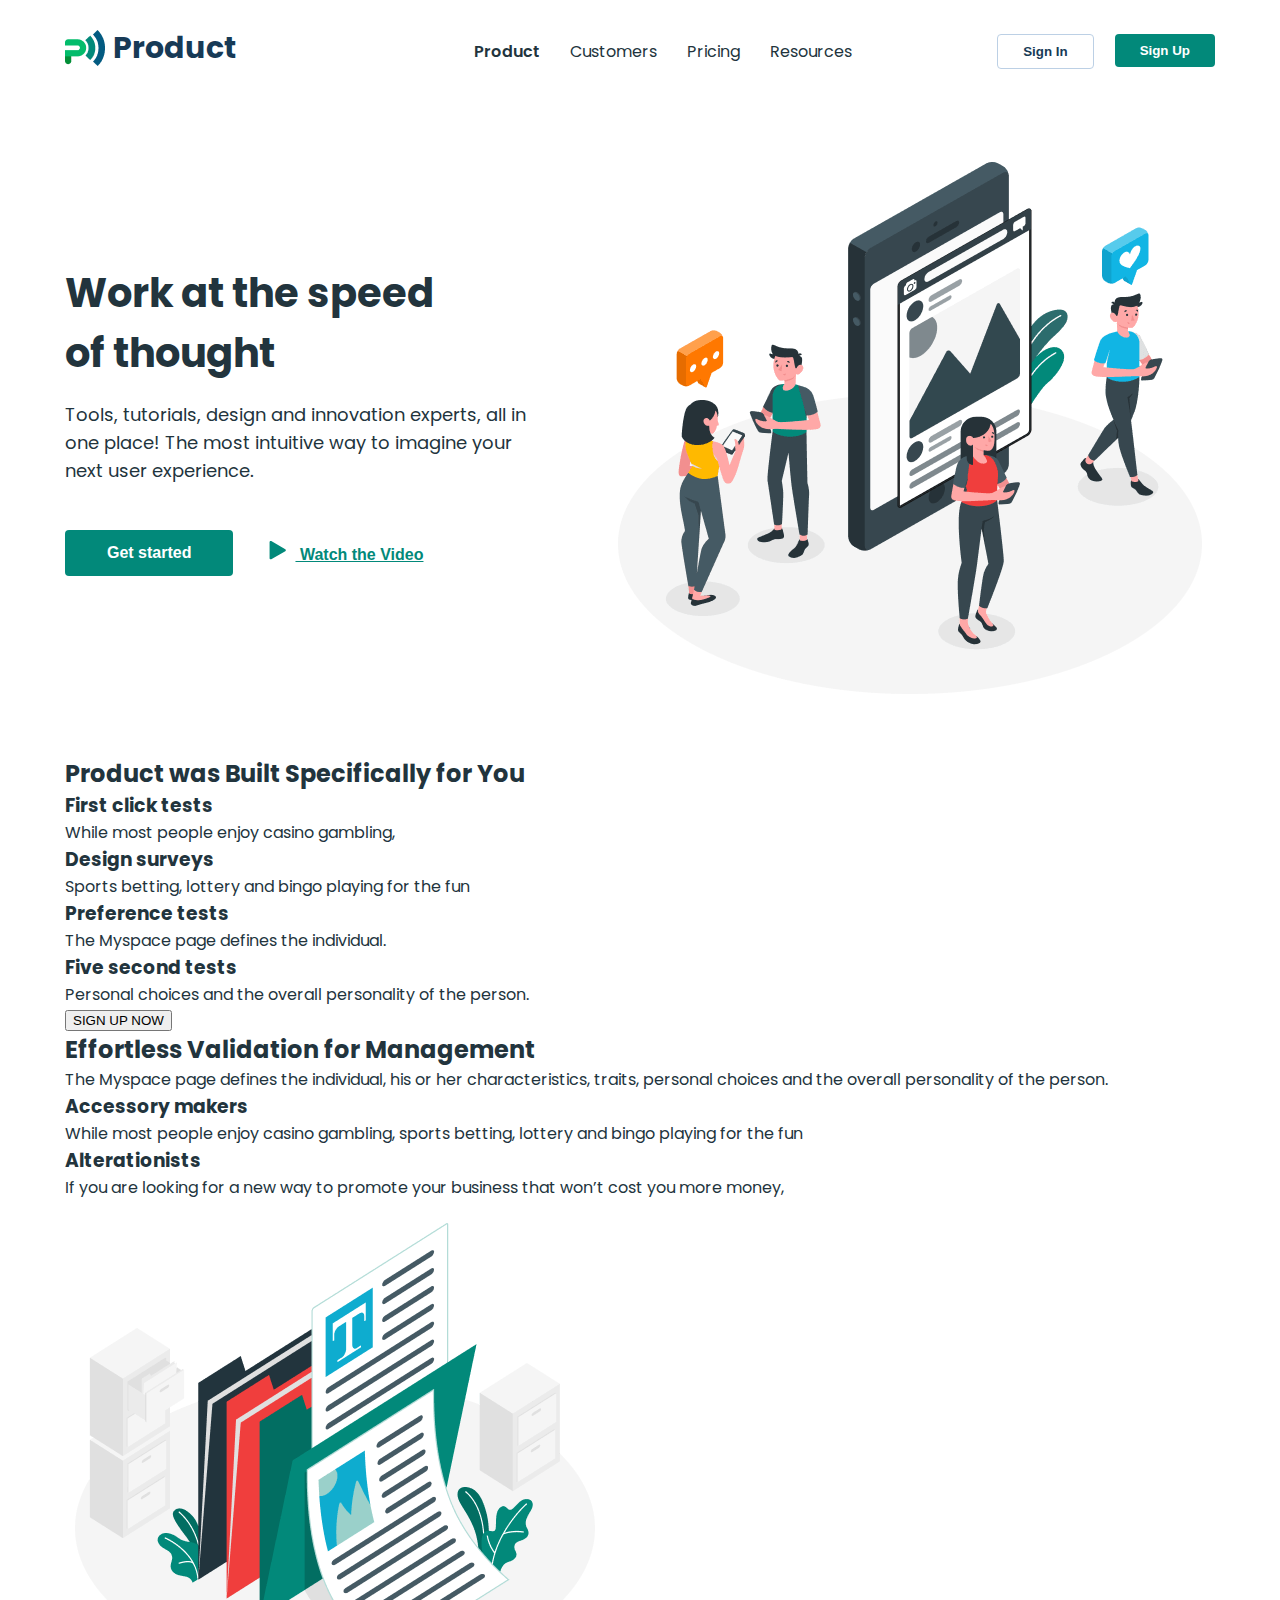
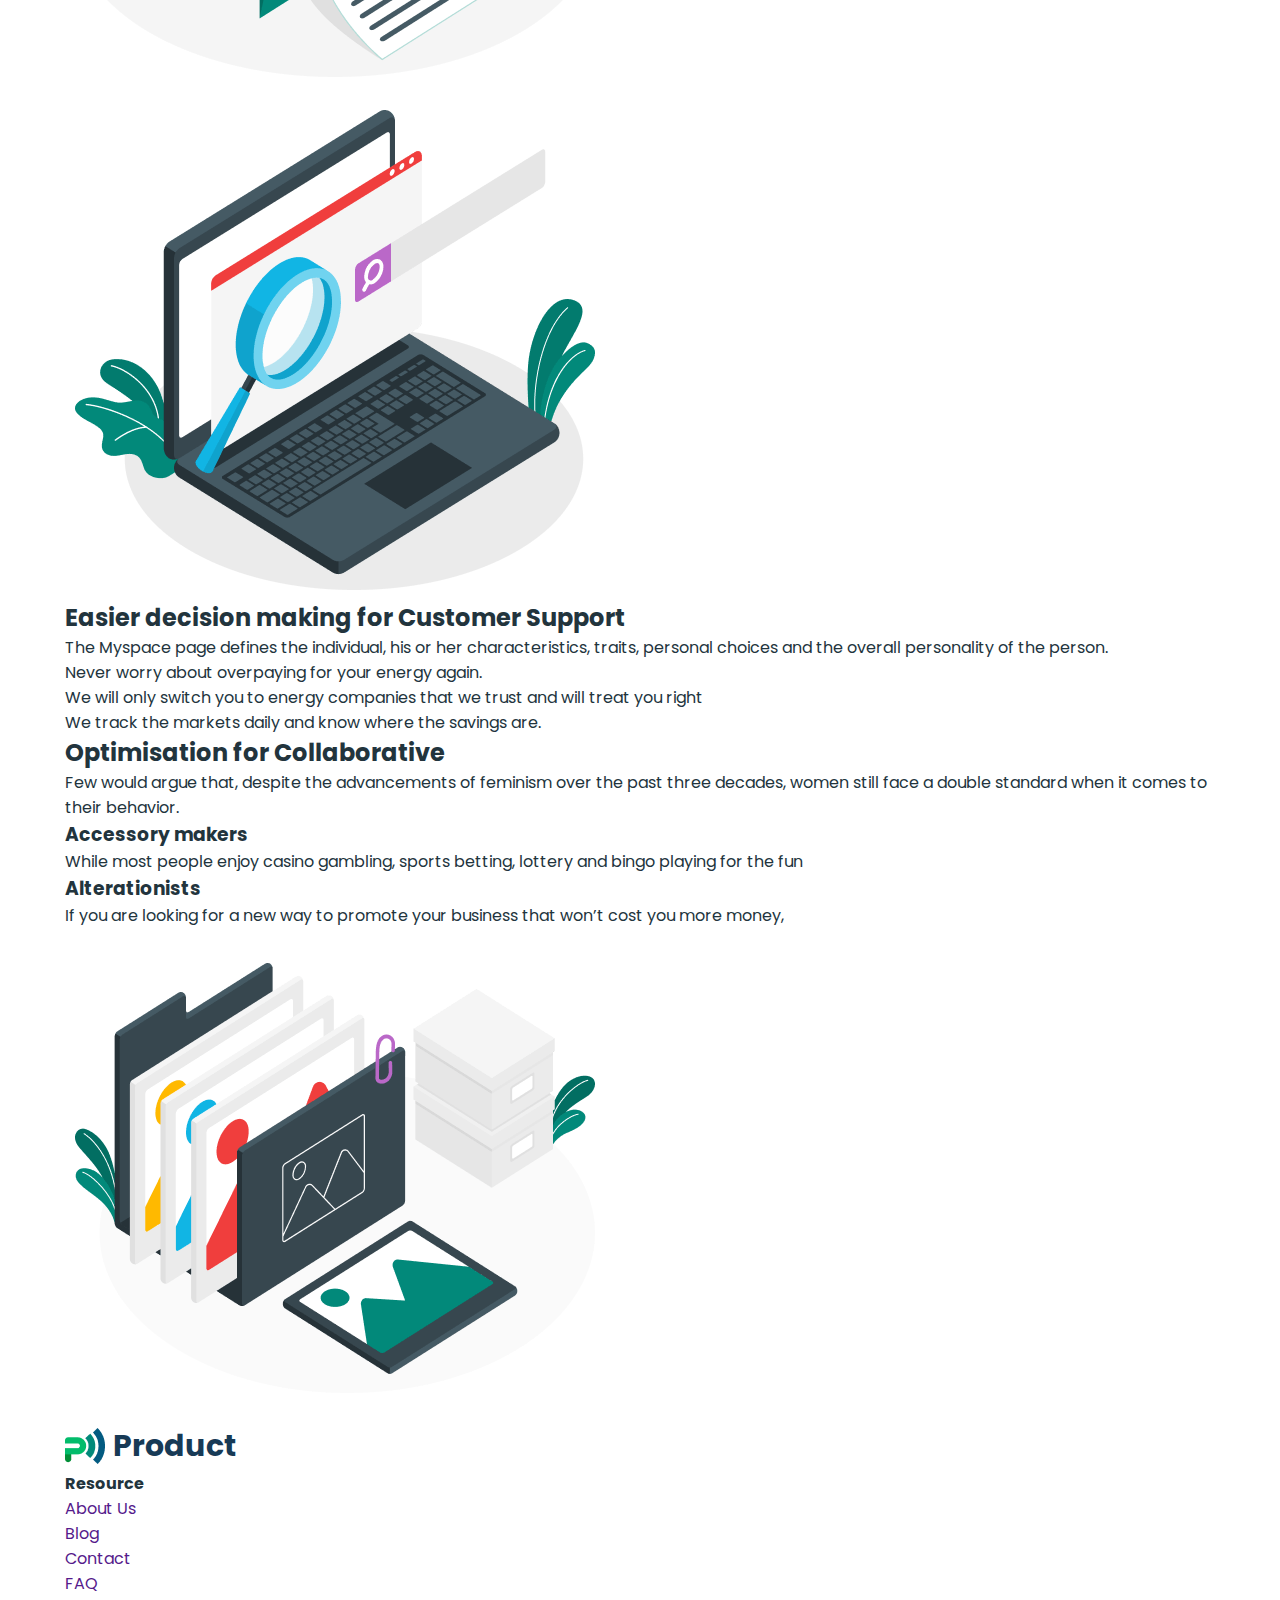
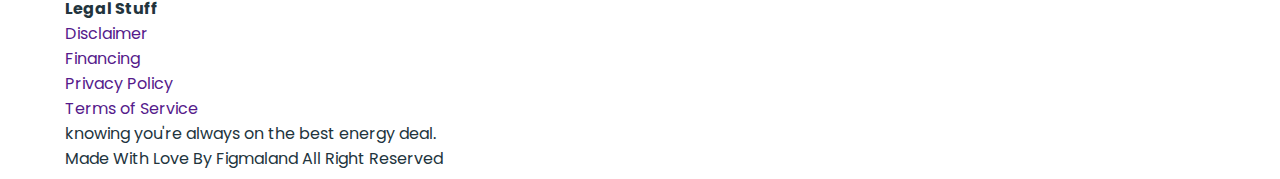
<file: index.html>
<!DOCTYPE html>
<html lang="en">
  <head>
    <meta charset="UTF-8" />
    <meta name="viewport" content="width=device-width, initial-scale=1.0" />
    <title>Business-promotion</title>
    <!-- Normalize -->
    <link
      rel="stylesheet"
      href="https://cdnjs.cloudflare.com/ajax/libs/modern-normalize/3.0.1/modern-normalize.min.css"
      integrity="sha512-q6WgHqiHlKyOqslT/lgBgodhd03Wp4BEqKeW6nNtlOY4quzyG3VoQKFrieaCeSnuVseNKRGpGeDU3qPmabCANg=="
      crossorigin="anonymous"
      referrerpolicy="no-referrer"
    />
    <!-- Fonts -->
    <link rel="preconnect" href="https://fonts.googleapis.com" />
    <link rel="preconnect" href="https://fonts.gstatic.com" crossorigin />
    <link
      href="https://fonts.googleapis.com/css2?family=Inter:opsz,wght@14..32,100..900&family=Montserrat:wght@100..900&family=Poppins:wght@400;500;600;700&display=swap"
      rel="stylesheet"
    />
    <link rel="stylesheet" href="./css/styles.css" />
  </head>
  <body>
    <!-- Header -->
    <header class="container header-box">
      <nav class="nav-box">
        <div class="logo-box">
          <a class="logo-link" href="./index.html">
            <img class="logo-img" src="./images/logo.png" alt="logo" />
            Product</a
          >
        </div>
        <button class="btn-mob-menu" type="button">
          <svg class="" width="28" height="31">
            <use href="./images/icons.svg#icon-burger-menu"></use>
          </svg>
        </button>
        <ul class="nav-list">
          <li class="nav-item">
            <a class="nav-link" href=""
              ><span class="text-semibold">Product</span></a
            >
          </li>
          <li class="nav-item">
            <a class="nav-link" href="./customers.html">Customers</a>
          </li>
          <li class="nav-item">
            <a class="nav-link" href="./pricing.html">Pricing</a>
          </li>
          <li class="nav-item">
            <a class="nav-link" href="">Resources</a>
          </li>
        </ul>
      </nav>
      <ul class="button-list">
        <li class="button-item">
          <button class="btn-header btn-transparent" type="button">
            Sign In
          </button>
        </li>
        <li class="button-item">
          <button class="btn-header" type="button">Sign Up</button>
        </li>
      </ul>
    </header>
    <main>
      <!-- Hero -->
      <section class="container hero-box">
        <img
          class="hero-img"
          src="./images/hero-img-min.png"
          alt="people"
          width="610"
          height="555"
        />
        <div class="hero-wrapper">
          <h1 class="subject">Work at the speed of&nbsp;thought</h1>
          <p class="text">
            Tools, tutorials, design and innovation experts, all in one place!
            The most intuitive way to imagine your next user experience.
          </p>
          <ul class="hero-list">
            <li class="hero-item">
              <button class="hero-btn" type="button">Get started</button>
            </li>
            <li class="hero-item">
              <button class="hero-btn-triangle" type="button">
                <svg class="icon-triangle" width="17" height="20">
                  <use href="./images/icons.svg#icon-triangle"></use>
                </svg>
                Watch the Video
              </button>
            </li>
          </ul>
        </div>
      </section>
      <!-- Product -->
      <section class="container">
        <h2>Product was Built Specifically for You</h2>
        <ul>
          <li>
            <h3>First click tests</h3>
            <p>While most people enjoy casino gambling,</p>
          </li>
          <li>
            <h3>Design surveys</h3>
            <p>Sports betting, lottery and bingo playing for the fun</p>
          </li>
          <li>
            <h3>Preference tests</h3>
            <p>The Myspace page defines the individual.</p>
          </li>
          <li>
            <h3>Five second tests</h3>
            <p>Personal choices and the overall personality of the person.</p>
          </li>
        </ul>
        <button type="button">SIGN UP NOW</button>
      </section>
      <!-- Management -->
      <section class="container">
        <h2>Effortless Validation for Management</h2>
        <p>
          The Myspace page defines the individual, his or her characteristics,
          traits, personal choices and the overall personality of the person.
        </p>
        <ul>
          <li>
            <h3>Accessory makers</h3>
            <p>
              While most people enjoy casino gambling, sports betting, lottery
              and bingo playing for the fun
            </p>
          </li>
          <li>
            <h3>Alterationists</h3>
            <p>
              If you are looking for a new way to promote your business that
              won’t cost you more money,
            </p>
          </li>
        </ul>
        <img
          src="./images/management-img-min.png"
          alt="note"
          width="540"
          height="500"
        />
      </section>
      <!-- Customers -->
      <section class="container">
        <img
          src="./images/support-img-min.png"
          alt="support"
          width="540"
          height="500"
        />
        <h2>Easier decision making for Customer Support</h2>
        <p>
          The Myspace page defines the individual, his or her characteristics,
          traits, personal choices and the overall personality of the person.
        </p>
        <ul>
          <li>
            <p>Never worry about overpaying for your energy again.</p>
          </li>
          <li>
            <p>
              We will only switch you to energy companies that we trust and will
              treat you right
            </p>
          </li>
          <li>
            <p>We track the markets daily and know where the savings are.</p>
          </li>
        </ul>
      </section>
      <section class="container">
        <h2>Optimisation for Collaborative</h2>
        <p>
          Few would argue that, despite the advancements of feminism over the
          past three decades, women still face a double standard when it comes
          to their behavior.
        </p>
        <ul>
          <li>
            <h3>Accessory makers</h3>
            <p>
              While most people enjoy casino gambling, sports betting, lottery
              and bingo playing for the fun
            </p>
          </li>
          <li>
            <h3>Alterationists</h3>
            <p>
              If you are looking for a new way to promote your business that
              won’t cost you more money,
            </p>
          </li>
        </ul>
        <img
          src="./images/collaboration-img-min.png"
          alt="collaboration"
          width="540"
          height="500"
        />
      </section>
    </main>
    <footer class="container">
      <div class="logo-box">
        <a class="logo-link" href="./index.html">
          <img class="logo-img" src="./images/logo.png" alt="logo" />
          Product</a
        >
      </div>
      <b>Resource</b>
      <ul>
        <li><a href="">About Us </a></li>
        <li><a href="">Blog</a></li>
        <li><a href="">Contact</a></li>
        <li><a href="">FAQ</a></li>
      </ul>
      <b>Legal Stuff</b>
      <ul>
        <li><a href="">Disclaimer </a></li>
        <li><a href="">Financing</a></li>
        <li><a href="">Privacy Policy</a></li>
        <li><a href="">Terms of Service</a></li>
      </ul>
      <p>knowing you're always on the best energy deal.</p>
      <p>Made With Love By Figmaland All Right Reserved</p>
    </footer>
  </body>
</html>
</file>
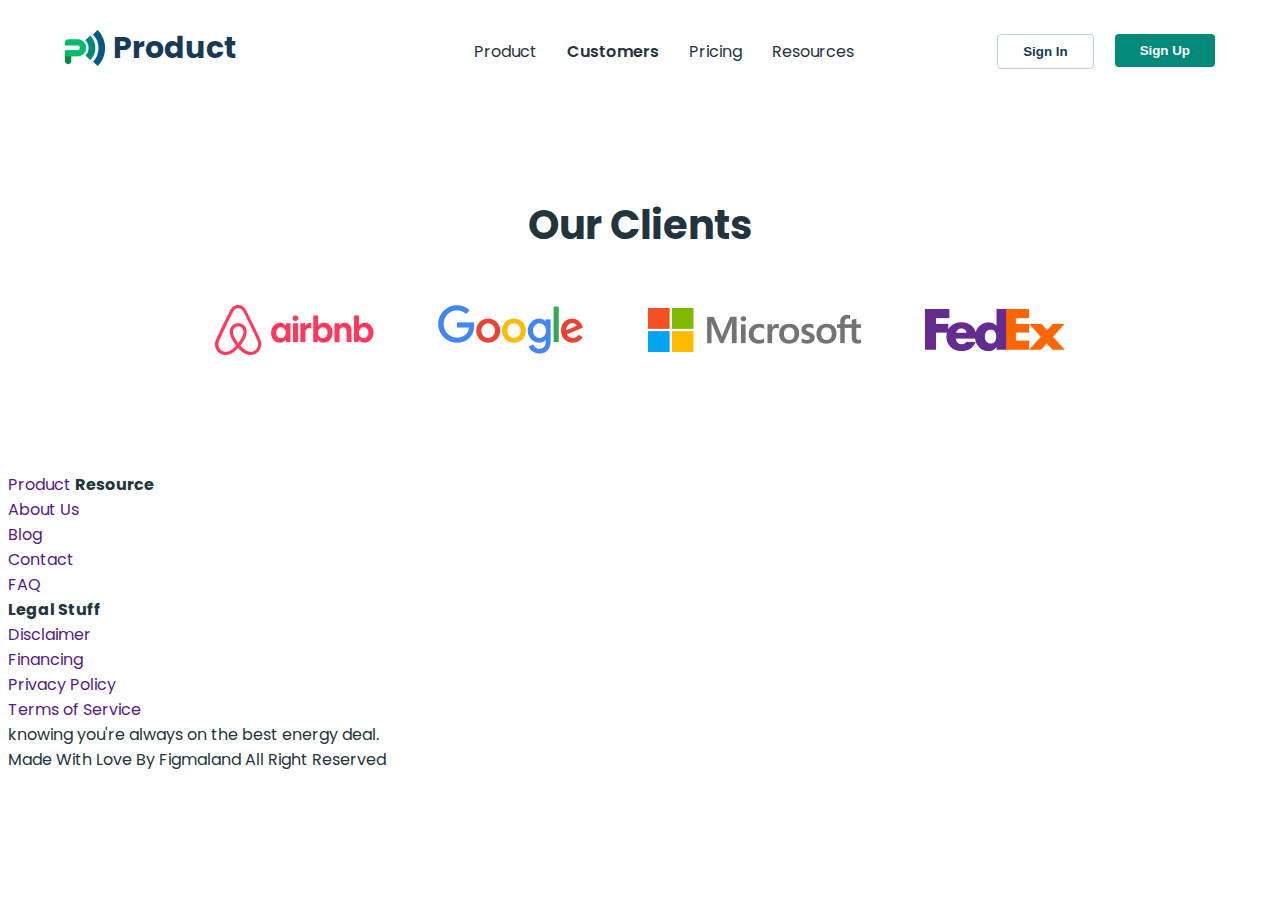
<file: customers.html>
<!DOCTYPE html>
<html lang="en">
  <head>
    <meta charset="UTF-8" />
    <meta name="viewport" content="width=device-width, initial-scale=1.0" />
    <title>Business-promotion</title>
    <!-- Normalize -->
    <link
      rel="stylesheet"
      href="https://cdnjs.cloudflare.com/ajax/libs/modern-normalize/3.0.1/modern-normalize.min.css"
      integrity="sha512-q6WgHqiHlKyOqslT/lgBgodhd03Wp4BEqKeW6nNtlOY4quzyG3VoQKFrieaCeSnuVseNKRGpGeDU3qPmabCANg=="
      crossorigin="anonymous"
      referrerpolicy="no-referrer"
    />
    <!-- Fonts -->
    <link rel="preconnect" href="https://fonts.googleapis.com" />
    <link rel="preconnect" href="https://fonts.gstatic.com" crossorigin />
    <link
      href="https://fonts.googleapis.com/css2?family=Inter:opsz,wght@14..32,100..900&family=Montserrat:wght@100..900&family=Poppins:wght@400;500;600;700&display=swap"
      rel="stylesheet"
    />
    <link rel="stylesheet" href="./css/styles.css" />
  </head>
  <body>
    <!-- Header -->
    <header class="container header-box">
      <nav class="nav-box">
        <div class="logo-box">
          <a class="logo-link" href="./index.html">
            <img class="logo-img" src="./images/logo.png" alt="logo" />
            Product</a
          >
        </div>
        <button class="btn-mob-menu" type="button">
          <svg class="" width="28" height="31">
            <use href="./images/icons.svg#icon-burger-menu"></use>
          </svg>
        </button>
        <ul class="nav-list">
          <li class="nav-item">
            <a class="nav-link" href="./index.html">Product</a>
          </li>
          <li class="nav-item">
            <a class="nav-link" href=""
              ><span class="text-semibold">Customers</span></a
            >
          </li>
          <li class="nav-item">
            <a class="nav-link" href="./pricing.html">Pricing</a>
          </li>
          <li class="nav-item">
            <a class="nav-link" href="">Resources</a>
          </li>
        </ul>
      </nav>
      <ul class="button-list">
        <li class="button-item">
          <button class="btn-header btn-transparent" type="button">
            Sign In
          </button>
        </li>
        <li class="button-item">
          <button class="btn-header" type="button">Sign Up</button>
        </li>
      </ul>
    </header>

    <main>
      <!-- Our Clients -->
      <section class="container clients-box">
        <h2 class="subtitle">Our Clients</h2>
        <ul class="clients-list">
          <li class="clients-item">
            <img
              class="clients-icon"
              src="./images/Airbnb Logo.png"
              alt="Airbnb"
            />
          </li>
          <li class="clients-item">
            <img
              class="clients-icon"
              src="./images/Google Logo.png"
              alt="Google"
            />
          </li>
          <li class="clients-item">
            <img
              class="clients-icon microsoft-icon"
              src="./images/Microsoft Logo.png"
              alt="Microsoft"
            />
          </li>
          <li class="clients-item">
            <img
              class="clients-icon"
              src="./images/FedEx Logo.png"
              alt="FedEx"
            />
          </li>
        </ul>
      </section>
    </main>

    <footer>
      <a href="">Product</a>
      <b>Resource</b>
      <ul>
        <li><a href="">About Us </a></li>
        <li><a href="">Blog</a></li>
        <li><a href="">Contact</a></li>
        <li><a href="">FAQ</a></li>
      </ul>
      <b>Legal Stuff</b>
      <ul>
        <li><a href="">Disclaimer </a></li>
        <li><a href="">Financing</a></li>
        <li><a href="">Privacy Policy</a></li>
        <li><a href="">Terms of Service</a></li>
      </ul>
      <p>knowing you're always on the best energy deal.</p>
      <p>Made With Love By Figmaland All Right Reserved</p>
    </footer>
  </body>
</html>
</file>
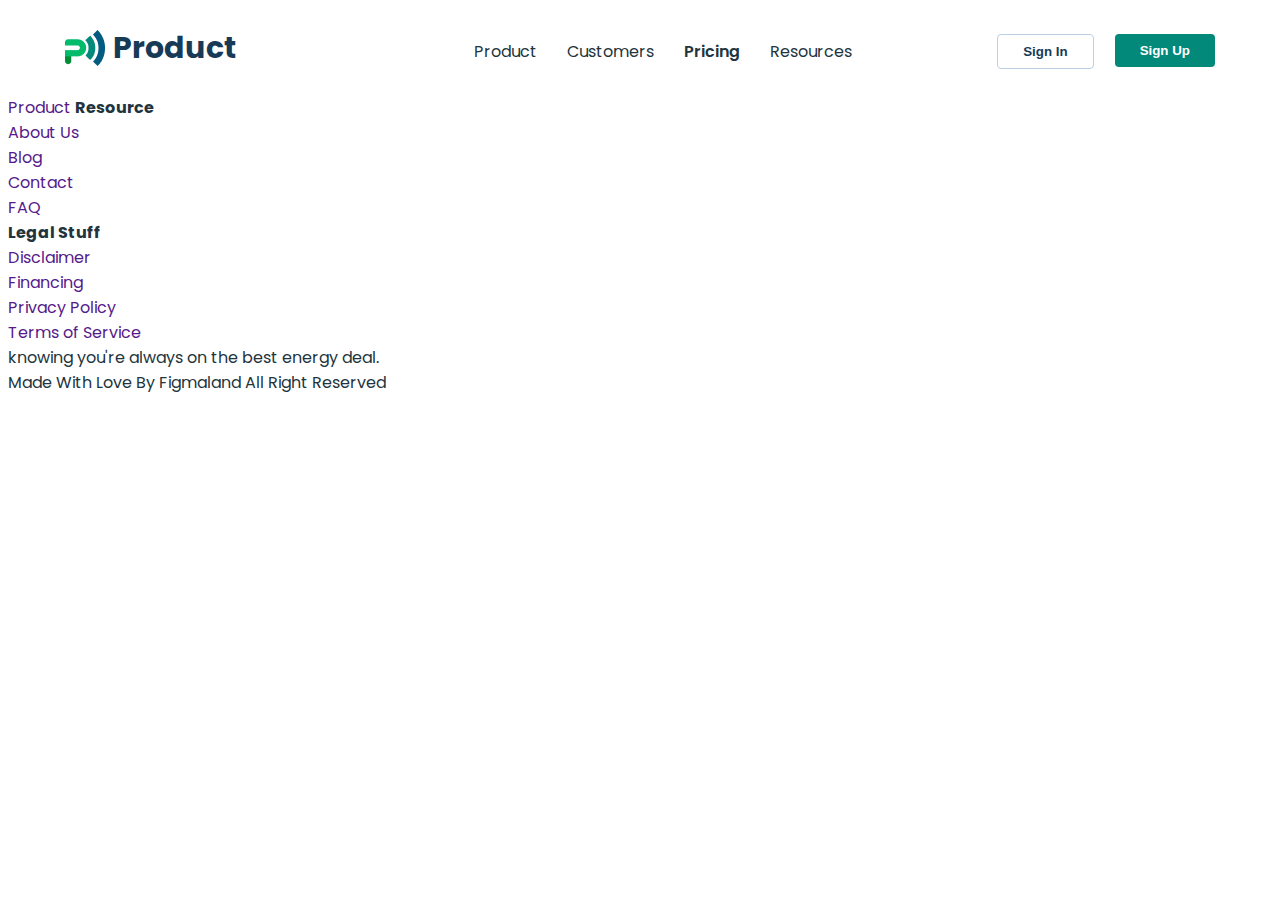
<file: pricing.html>
<!DOCTYPE html>
<html lang="en">
  <head>
    <meta charset="UTF-8" />
    <meta name="viewport" content="width=device-width, initial-scale=1.0" />
    <title>Business-promotion</title>
    <!-- Normalize -->
    <link
      rel="stylesheet"
      href="https://cdnjs.cloudflare.com/ajax/libs/modern-normalize/3.0.1/modern-normalize.min.css"
      integrity="sha512-q6WgHqiHlKyOqslT/lgBgodhd03Wp4BEqKeW6nNtlOY4quzyG3VoQKFrieaCeSnuVseNKRGpGeDU3qPmabCANg=="
      crossorigin="anonymous"
      referrerpolicy="no-referrer"
    />
    <!-- Fonts -->
    <link rel="preconnect" href="https://fonts.googleapis.com" />
    <link rel="preconnect" href="https://fonts.gstatic.com" crossorigin />
    <link
      href="https://fonts.googleapis.com/css2?family=Inter:opsz,wght@14..32,100..900&family=Montserrat:wght@100..900&family=Poppins:wght@400;500;600;700&display=swap"
      rel="stylesheet"
    />
    <link rel="stylesheet" href="./css/styles.css" />
  </head>
  <body>
    <!-- Header -->
    <header class="container header-box">
      <nav class="nav-box">
        <div class="logo-box">
          <a class="logo-link" href="./index.html">
            <img class="logo-img" src="./images/logo.png" alt="logo" />
            Product</a
          >
        </div>
        <button class="btn-mob-menu" type="button">
          <svg class="" width="28" height="31">
            <use href="./images/icons.svg#icon-burger-menu"></use>
          </svg>
        </button>
        <ul class="nav-list">
          <li class="nav-item">
            <a class="nav-link" href="./index.html">Product</a>
          </li>
          <li class="nav-item">
            <a class="nav-link" href="./customers.html">Customers</a>
          </li>
          <li class="nav-item">
            <a class="nav-link" href=""
              ><span class="text-semibold">Pricing</span></a
            >
          </li>
          <li class="nav-item">
            <a class="nav-link" href="">Resources</a>
          </li>
        </ul>
      </nav>
      <ul class="button-list">
        <li class="button-item">
          <button class="btn-header btn-transparent" type="button">
            Sign In
          </button>
        </li>
        <li class="button-item">
          <button class="btn-header" type="button">Sign Up</button>
        </li>
      </ul>
    </header>

    <main></main>
    <footer>
      <a href="">Product</a>
      <b>Resource</b>
      <ul>
        <li><a href="">About Us </a></li>
        <li><a href="">Blog</a></li>
        <li><a href="">Contact</a></li>
        <li><a href="">FAQ</a></li>
      </ul>
      <b>Legal Stuff</b>
      <ul>
        <li><a href="">Disclaimer </a></li>
        <li><a href="">Financing</a></li>
        <li><a href="">Privacy Policy</a></li>
        <li><a href="">Terms of Service</a></li>
      </ul>
      <p>knowing you're always on the best energy deal.</p>
      <p>Made With Love By Figmaland All Right Reserved</p>
    </footer>
  </body>
</html>
</file>
<file: css/styles.css>
/* #region Base style */
body {
    font-family: 'Poppins', 'Montserrat', 'Inter', sans-serif;
    color: #22343d;
    background-color: #FFFFFF;

}

h1,
h2,
h3,
h4,
h5,
h6,
p {
    margin: 0;
}

ul,
ol {
    margin: 0;
    padding: 0;
    list-style-type: none;
}
a {
    text-decoration: none;
}

img {
    display: block;
    max-width: 100%;
    height: auto;
}
/* #endregion */

/* #region Common style */
.container {
    max-width: 411px;
    padding: 0 31px;
    margin: 0 auto;
}
@media only screen and (min-width: 1150px) {
    .container {
        max-width: 1150px;
        padding: 0 20px;}
}

/* #endregion */

/* #region Header */
.header-box {padding: 17px 27px 17px 32px;}
@media only screen and (min-width: 1150px) {
    .header-box {
            padding: 22px 20px;
            display: flex;
            align-items: center;
        }
}

.nav-box {display: flex;
justify-content: space-between;
margin-right: auto;}

.logo-box {
}

.logo-img {}

.logo-link {
    display: inline-flex;
    gap: 8px;
    align-items: center;
    font-weight: 700;
    font-size: 30px;
    line-height: 93%;
    color: #173a56;
}

.btn-mob-menu {
border: none;
background-color: transparent;
padding: 0;
}
@media only screen and (min-width: 1150px) {
.btn-mob-menu {display: none;}
}

.nav-list {
    display: none;
}
@media only screen and (min-width: 1150px) {
    .nav-list {
        display: flex;
        gap: 30px;
        align-items: center;
        margin-left: 237px;
    }
}
.text-semibold {
    font-weight: 600;
}
.nav-item {}

.nav-link {
    line-height: 175%;
    color: #22343d;
}

.button-list {
    display: none;
}
@media only screen and (min-width: 1150px) {
    .button-list {
        display: flex;
        gap: 21px;
        }
}

.button-item {}

.btn-header {
    border-radius: 4px;
    background: #02897a;
    cursor: pointer;
    border: none;
    font-weight: 600;
    color: #fff;
    padding: 9px 25px;
    
}
.btn-transparent {
    border: 1px solid #bcd0e5;
    background-color: transparent;
    font-weight: 600;
    color: #173a56;
}
/* #endregion */

/* #region Hero */
.hero-box {
    padding-top: 31px;
    padding-bottom: 50px;
}
@media only screen and (min-width: 1150px) {
    .hero-box {
        display: flex;
        margin-top: 25px;
        gap: 35px;
        flex-direction: row-reverse;
        }
}
.hero-img {
    max-width: 338px;
    margin-bottom: 11px;
}
@media only screen and (min-width: 1150px) {
    .hero-img {
        max-width: 610px;
        margin-bottom: 0;}
}
.hero-wrapper {
    display: block
}
.subject {
    font-size: 36px;
    line-height: 167%;
    text-align: center;
    color: #22343d;
}
@media only screen and (min-width: 1150px) {
    .subject {
        text-align: left;
        margin-top: 112px;
        font-size: 40px;
        line-height: 150%;
        margin-bottom: 18px;
    }
}
.text {
    max-width: 326px;
    font-size: 18px;
    line-height: 156%;
    text-align: center;
    color: #22343d;
    margin-bottom: 32px;
}
@media only screen and (min-width: 1150px) {
    .text {
        max-width: 465px;
        text-align: left;
        margin-bottom: 45px;}
}

.hero-list {
    display: flex;
    gap: 28px;
    align-items: center;
    justify-content: center;
}
@media only screen and (min-width: 1150px) {
    .hero-list {
        gap: 30px;
        justify-content: left;}
}

.hero-item {}

.hero-btn {
    border: none;
    border-radius: 4px;
    background-color: #02897a;
    font-weight: 700;
    font-size: 16px;
    color: #fff;
    padding: 14px 24px;
    cursor: pointer;
}
@media only screen and (min-width: 1150px) {
    .hero-btn {
        padding: 14px 42px;
    }
}

.hero-btn-triangle {
    border: none;
    background-color: transparent;
    font-weight: 600;
    font-size: 16px;
    text-decoration: underline;
    text-decoration-skip-ink: none;
    color: #02897a;
    cursor: pointer;
}

.icon-triangle {
    border-radius: 1px;
    fill: #02897a;
    margin-right: 9px;
}
/* #endregion */

/* #region Our Clients */
.clients-box {
    padding-top: 50px;
    padding-bottom: 77px;
}
@media only screen and (min-width: 1150px) {
    .clients-box {
        padding-top: 100px;
        padding-bottom: 117px;}
}

.subtitle {
    font-size: 36px;
    text-align: center;
    margin-bottom: 38px;}

@media only screen and (min-width: 1150px) {
    .subtitle {
        font-size: 40px;
        margin-bottom: 50px;}
}

.clients-list {
    display: flex;
    flex-wrap: wrap;
    row-gap: 52px;
    justify-content: space-between;
    align-items: center;
}
@media only screen and (min-width: 1150px) {
    .clients-list {
        gap: 64px;
        justify-content: center;
    }
}

.clients-item {}

.clients-icon {}

.microsoft-icon {
    width: 164px;
    height: 34px;
}
@media only screen and (min-width: 1150px) {
    .microsoft-icon {
        width: 213px;
        height: 44px;
    }
}

/* #endregion */
</file>
